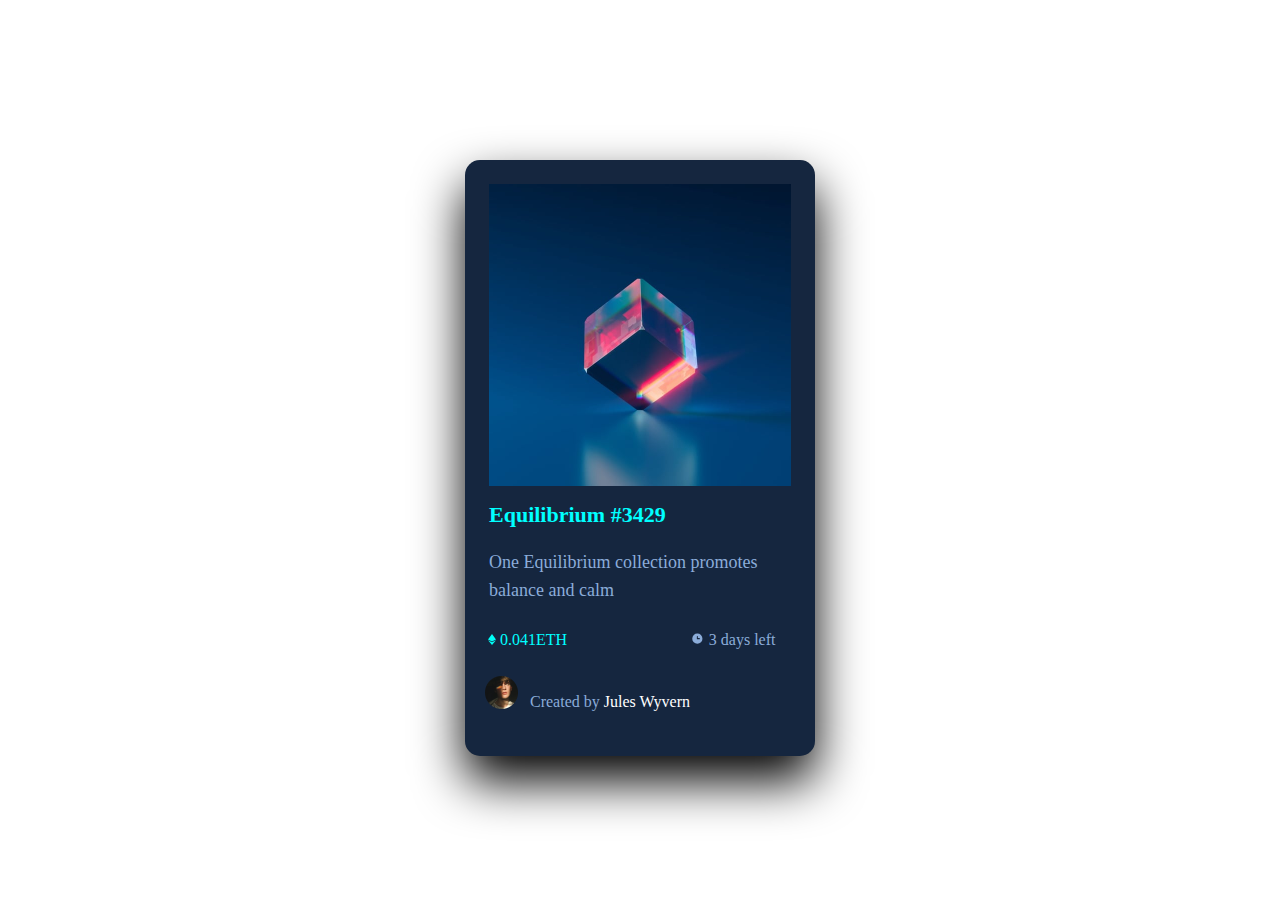
<file: index.html>
<!DOCTYPE html>
<html lang="en">
<head>
    <meta charset="UTF-8">
    <meta http-equiv="X-UA-Compatible" content="IE=edge">
    <meta name="viewport" content="width=device-width, initial-scale=1.0">
    <title>NFT card</title>
    <link rel="stylesheet" href="style.css">
</head>
<body style="height: 100vh; 
            justify-content: center;
            align-items: center;
            display: flex;" >
    <div class="container">
        <img class="img-equilibrium" src="image-equilibrium.jpg">
        <h3 class="first">Equilibrium #3429</h3>
        <div class="second">
            <p class="second">One Equilibrium collection promotes balance and calm</p>
        </div>
        <div>
            <img class="img-ethereum" src="icon-ethereum.svg">
            <p class="txt-ethereum">0.041ETH</p>
            <img class="img-clock" src="icon-clock.svg">
            <p class="txt-clock">3 days left</p>
        </div>
        <div class="devidor"></div>
        <img class="img-avatar" src="image-avatar.png">
        <div class="nicknames">
            <span class="nickname-1">Created by</span>
            <span class="nickname-2">Jules Wyvern</span>
        </div>
    </div>
</body>
</html>
</file>
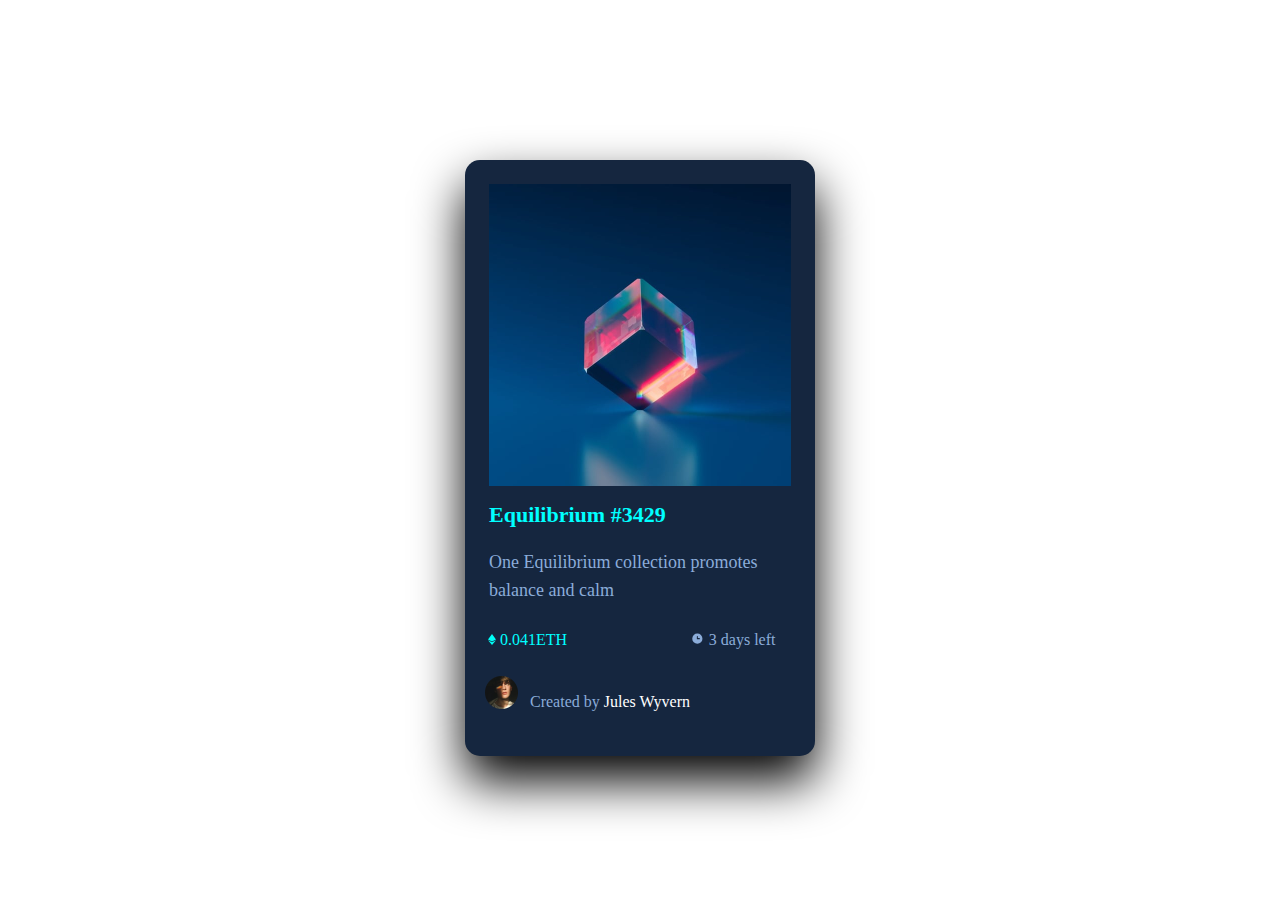
<file: NFT preview card.html>
<!DOCTYPE html>
<html lang="en">
<head>
    <meta charset="UTF-8">
    <meta http-equiv="X-UA-Compatible" content="IE=edge">
    <meta name="viewport" content="width=device-width, initial-scale=1.0">
    <title>NFT card</title>
    <link rel="stylesheet" href="NFT preview card.css">
</head>
<body style="height: 100vh; 
            justify-content: center;
            align-items: center;
            display: flex;" >
    <div class="container">
        <img class="img-equilibrium" src="image-equilibrium.jpg">
        <h3 class="first">Equilibrium #3429</h3>
        <div class="second">
            <p class="second">One Equilibrium collection promotes balance and calm</p>
        </div>
        <div>
            <img class="img-ethereum" src="icon-ethereum.svg">
            <p class="txt-ethereum">0.041ETH</p>
            <img class="img-clock" src="icon-clock.svg">
            <p class="txt-clock">3 days left</p>
        </div>
        <div class="devidor"></div>
        <img class="img-avatar" src="image-avatar.png">
        <div class="nicknames">
            <span class="nickname-1">Created by</span>
            <span class="nickname-2">Jules Wyvern</span>
        </div>
    </div>
</body>
</html>
</file>
<file: style.css>
.container
{
    border: 5px;
    height: 596px;
    width: 350px;
    margin: 0, auto;
    background-color: #15263F;
    box-shadow: 0px 25px 50px;
    border-radius: 15px;
}
.img-equilibrium
{
    height: 302px;
    width: 302px;
    padding-top: 6.86%;
    padding-left: 6.86%;
    padding-right: 4.03%;
    border-radius: 8px;
}
.first
{
    margin: auto;
    margin-top: 11px;
    font-size: 22px;
    font-weight: 600;
    width: 302px;
    line-height: 28px;
    color: cyan;
}
.second
{
    margin: auto;
    line-height: 27.5px;
    margin-top: 10px;
    margin-bottom: 5px;
    width: 302px;
    font-family: 'outfit';
    font-size: 18px;
    color: #8bacd9;
}
.img-ethereum
{
    width: 8px;
    height: 11px;
    margin-left: 23px;
    margin-top: 11.22px;
}
.txt-ethereum
{
    width: 75px;
    height: 20px;
    font-weight: 600px;
    font-size: 16px;
    line-height: 20.16px;
    color: cyan;
}
.img-clock
{
    width: 13.33px;
    height: 13.33px;
    margin-left: 90px;
    padding-left: 21.5px;
}
.txt-clock
{
    width: 73px;
    height: 20px;
    margin-left: 5px;
    font-family: 'outfit';
    font-weight: 400;
    font-size: 16px;
    line-height: 20px;
    color: #8bacd9;
    position: absolute;

}
.devidor
{
    border-bottom: 1px;
    border-color: #2E405A;
    width: 320px;
    margin-left: 15px;
}
.img-avatar
{
    width: 33px;
    height: 33px;
    border: 1px;
    border-top: #2e405a;
    border-width: 302px;
    margin-left: 20px;
    margin-top: 10px;
}
.nickname-1
{
    color: #8bacd9;   
}
.nickname-2
{
    color: white;
}
div p
{
    display: inline-block;
}
.nicknames
{
    margin-top: -20px;
    margin-left: 65px;
}
</file>
<file: NFT preview card.css>
.container
{
    border: 5px;
    height: 596px;
    width: 350px;
    margin: 0, auto;
    background-color: #15263F;
    box-shadow: 0px 25px 50px;
    border-radius: 15px;
}
.img-equilibrium
{
    height: 302px;
    width: 302px;
    padding-top: 6.86%;
    padding-left: 6.86%;
    padding-right: 4.03%;
    border-radius: 8px;
}
.first
{
    margin: auto;
    margin-top: 11px;
    font-size: 22px;
    font-weight: 600;
    width: 302px;
    line-height: 28px;
    color: cyan;
}
.second
{
    margin: auto;
    line-height: 27.5px;
    margin-top: 10px;
    margin-bottom: 5px;
    width: 302px;
    font-family: 'outfit';
    font-size: 18px;
    color: #8bacd9;
}
.img-ethereum
{
    width: 8px;
    height: 11px;
    margin-left: 23px;
    margin-top: 11.22px;
}
.txt-ethereum
{
    width: 75px;
    height: 20px;
    font-weight: 600px;
    font-size: 16px;
    line-height: 20.16px;
    color: cyan;
}
.img-clock
{
    width: 13.33px;
    height: 13.33px;
    margin-left: 90px;
    padding-left: 21.5px;
}
.txt-clock
{
    width: 73px;
    height: 20px;
    margin-left: 5px;
    font-family: 'outfit';
    font-weight: 400;
    font-size: 16px;
    line-height: 20px;
    color: #8bacd9;
    position: absolute;

}
.devidor
{
    border-bottom: 1px;
    border-color: #2E405A;
    width: 320px;
    margin-left: 15px;
}
.img-avatar
{
    width: 33px;
    height: 33px;
    border: 1px;
    border-top: #2e405a;
    border-width: 302px;
    margin-left: 20px;
    margin-top: 10px;
}
.nickname-1
{
    color: #8bacd9;   
}
.nickname-2
{
    color: white;
}
div p
{
    display: inline-block;
}
.nicknames
{
    margin-top: -20px;
    margin-left: 65px;
}
</file>
